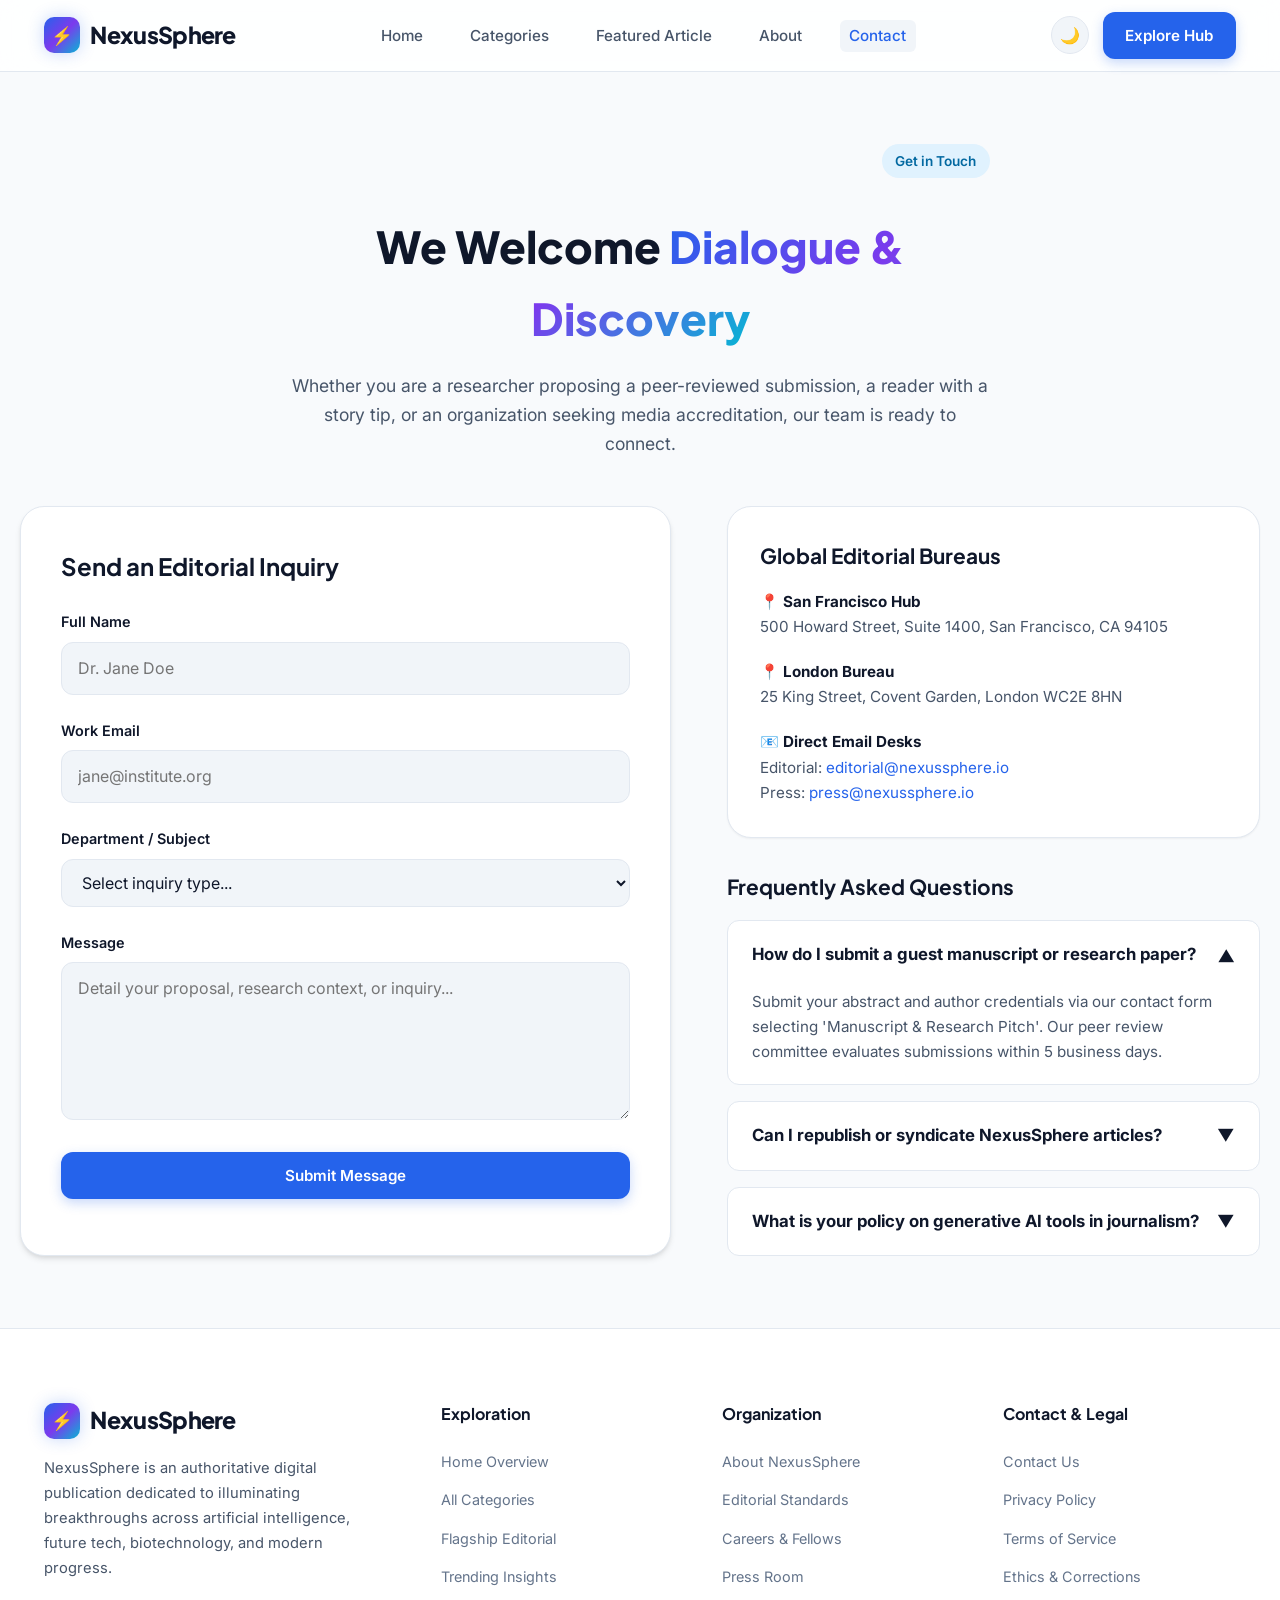
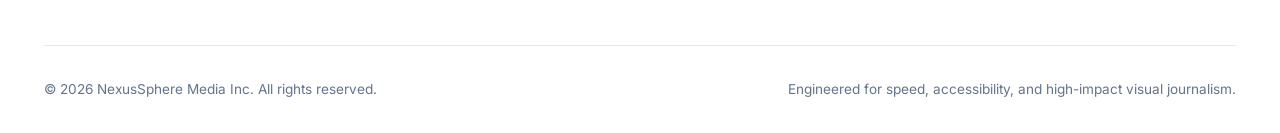
<file: contact.html>
﻿<!DOCTYPE html>
<html lang="en" data-theme="light">
<head>
  <meta charset="UTF-8">
  <meta name="viewport" content="width=device-width, initial-scale=1.0">
  <title>Contact Us &amp; Editorial Inquiries | NexusSphere</title>
  <meta name="description" content="Get in touch with the NexusSphere editorial desk, submit technical manuscripts, propose story tips, or inquire about partnerships.">
  <link rel="preconnect" href="https://fonts.googleapis.com">
  <link rel="preconnect" href="https://fonts.gstatic.com" crossorigin>
  <link href="https://fonts.googleapis.com/css2?family=Inter:wght@400;500;600;700&family=Plus+Jakarta+Sans:wght@600;700;800&display=swap" rel="stylesheet">
  <link rel="stylesheet" href="css/styles.css">
</head>
<body>
  <!-- Header -->
  <header class="site-header">
    <div class="container header-inner">
      <a href="index.html" class="brand-logo">
        <span class="brand-icon">⚡</span>
        NexusSphere
      </a>
      <nav>
        <ul class="nav-links">
          <li><a href="index.html" class="nav-link">Home</a></li>
          <li><a href="categories.html" class="nav-link">Categories</a></li>
          <li><a href="article.html" class="nav-link">Featured Article</a></li>
          <li><a href="about.html" class="nav-link">About</a></li>
          <li><a href="contact.html" class="nav-link active">Contact</a></li>
        </ul>
      </nav>
      <div class="header-actions">
        <button class="theme-toggle-btn" aria-label="Toggle Theme">
          <span class="theme-toggle-icon">🌙</span>
        </button>
        <a href="categories.html" class="btn btn-primary">Explore Hub</a>
        <button class="mobile-menu-toggle" aria-label="Open Navigation Menu">☰</button>
      </div>
    </div>
  </header>

  <!-- Contact Section -->
  <main class="container section-padding">
    <div class="section-header" style="text-align: center; justify-content: center; flex-direction: column; max-width: 700px; margin: 0 auto 3rem;">
      <div class="hero-badge badge-tech">Get in Touch</div>
      <h1 style="font-family: var(--font-heading); font-size: 2.75rem; font-weight: 800;">
        We Welcome <span class="text-gradient">Dialogue &amp; Discovery</span>
      </h1>
      <p style="font-size: 1.1rem; color: var(--text-secondary);">
        Whether you are a researcher proposing a peer-reviewed submission, a reader with a story tip, or an organization seeking media accreditation, our team is ready to connect.
      </p>
    </div>

    <div class="contact-grid">
      <!-- Contact Form -->
      <div class="contact-form-card">
        <h3 style="font-family: var(--font-heading); font-size: 1.5rem; font-weight: 700; margin-bottom: 1.5rem;">
          Send an Editorial Inquiry
        </h3>
        <form class="contact-form">
          <div class="form-group">
            <label for="name">Full Name</label>
            <input type="text" id="name" class="form-control" placeholder="Dr. Jane Doe" required>
          </div>
          <div class="form-group">
            <label for="email">Work Email</label>
            <input type="email" id="email" class="form-control" placeholder="jane@institute.org" required>
          </div>
          <div class="form-group">
            <label for="subject">Department / Subject</label>
            <select id="subject" class="form-control" required>
              <option value="">Select inquiry type...</option>
              <option value="research">Manuscript &amp; Research Pitch</option>
              <option value="press">Press Room &amp; Media Inquiries</option>
              <option value="corrections">Editorial Feedback &amp; Corrections</option>
              <option value="partnerships">Syndication &amp; Partnerships</option>
            </select>
          </div>
          <div class="form-group">
            <label for="message">Message</label>
            <textarea id="message" class="form-control" rows="5" placeholder="Detail your proposal, research context, or inquiry..." required></textarea>
          </div>
          <button type="submit" class="btn btn-primary" style="width: 100%;">Submit Message</button>
        </form>
      </div>

      <!-- Office Coordinates & FAQ Accordion -->
      <div>
        <div style="background: var(--bg-surface); border: 1px solid var(--border-color); border-radius: var(--radius-xl); padding: 2rem; margin-bottom: 2rem; box-shadow: var(--shadow-sm);">
          <h3 style="font-family: var(--font-heading); font-size: 1.3rem; font-weight: 700; margin-bottom: 1rem;">
            Global Editorial Bureaus
          </h3>
          <div style="display: flex; flex-direction: column; gap: 1.25rem; font-size: 0.95rem; color: var(--text-secondary);">
            <div>
              <strong style="color: var(--text-primary);">📍 San Francisco Hub</strong><br>
              500 Howard Street, Suite 1400, San Francisco, CA 94105
            </div>
            <div>
              <strong style="color: var(--text-primary);">📍 London Bureau</strong><br>
              25 King Street, Covent Garden, London WC2E 8HN
            </div>
            <div>
              <strong style="color: var(--text-primary);">📧 Direct Email Desks</strong><br>
              Editorial: <a href="mailto:editorial@nexussphere.io">editorial@nexussphere.io</a><br>
              Press: <a href="mailto:press@nexussphere.io">press@nexussphere.io</a>
            </div>
          </div>
        </div>

        <h3 style="font-family: var(--font-heading); font-size: 1.3rem; font-weight: 700; margin-bottom: 1rem;">
          Frequently Asked Questions
        </h3>
        <div class="faq-list">
          <div class="faq-item active">
            <button class="faq-question">
              How do I submit a guest manuscript or research paper?
              <span class="faq-icon">▼</span>
            </button>
            <div class="faq-answer">
              Submit your abstract and author credentials via our contact form selecting 'Manuscript &amp; Research Pitch'. Our peer review committee evaluates submissions within 5 business days.
            </div>
          </div>

          <div class="faq-item">
            <button class="faq-question">
              Can I republish or syndicate NexusSphere articles?
              <span class="faq-icon">▼</span>
            </button>
            <div class="faq-answer">
              Yes, we offer Creative Commons and direct syndication licenses for universities, non-profits, and educational institutions with proper attribution and canonical links.
            </div>
          </div>

          <div class="faq-item">
            <button class="faq-question">
              What is your policy on generative AI tools in journalism?
              <span class="faq-icon">▼</span>
            </button>
            <div class="faq-answer">
              All published text is synthesized, written, and fact-verified by named human experts and fellows. AI tools are utilized strictly for data parsing and visual simulations with explicit disclosure.
            </div>
          </div>
        </div>
      </div>
    </div>
  </main>

  <!-- Footer -->
  <footer class="site-footer">
    <div class="container">
      <div class="footer-grid">
        <div class="footer-brand">
          <a href="index.html" class="brand-logo">
            <span class="brand-icon">⚡</span>
            NexusSphere
          </a>
          <p>NexusSphere is an authoritative digital publication dedicated to illuminating breakthroughs across artificial intelligence, future tech, biotechnology, and modern progress.</p>
        </div>
        <div class="footer-col">
          <h4>Exploration</h4>
          <ul class="footer-links">
            <li><a href="index.html">Home Overview</a></li>
            <li><a href="categories.html">All Categories</a></li>
            <li><a href="article.html">Flagship Editorial</a></li>
            <li><a href="categories.html">Trending Insights</a></li>
          </ul>
        </div>
        <div class="footer-col">
          <h4>Organization</h4>
          <ul class="footer-links">
            <li><a href="about.html">About NexusSphere</a></li>
            <li><a href="about.html">Editorial Standards</a></li>
            <li><a href="contact.html">Careers &amp; Fellows</a></li>
            <li><a href="contact.html">Press Room</a></li>
          </ul>
        </div>
        <div class="footer-col">
          <h4>Contact &amp; Legal</h4>
          <ul class="footer-links">
            <li><a href="contact.html">Contact Us</a></li>
            <li><a href="privacy.html">Privacy Policy</a></li>
            <li><a href="privacy.html">Terms of Service</a></li>
            <li><a href="privacy.html">Ethics &amp; Corrections</a></li>
          </ul>
        </div>
      </div>
      <div class="footer-bottom">
        <p>&copy; 2026 NexusSphere Media Inc. All rights reserved.</p>
        <p>Engineered for speed, accessibility, and high-impact visual journalism.</p>
      </div>
    </div>
  </footer>

  <script src="js/main.js"></script>
</body>
</html>
</file>
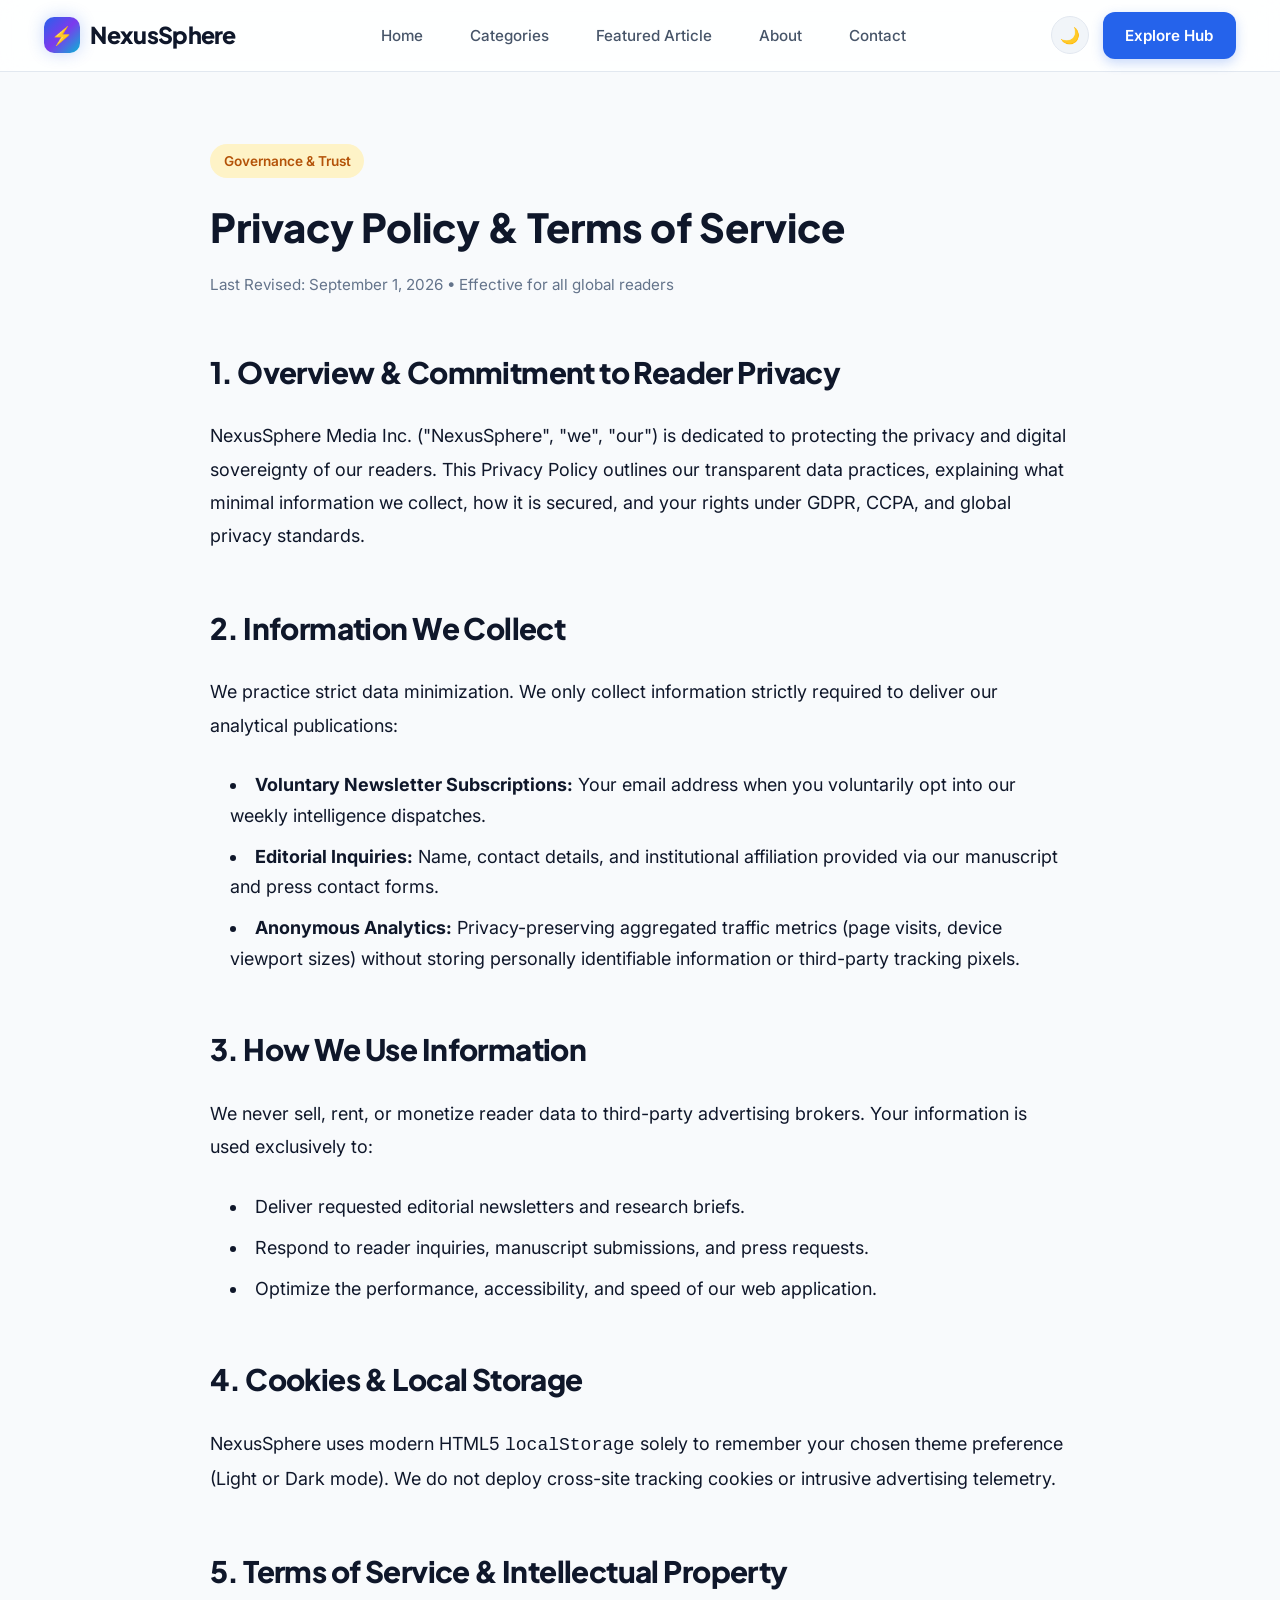
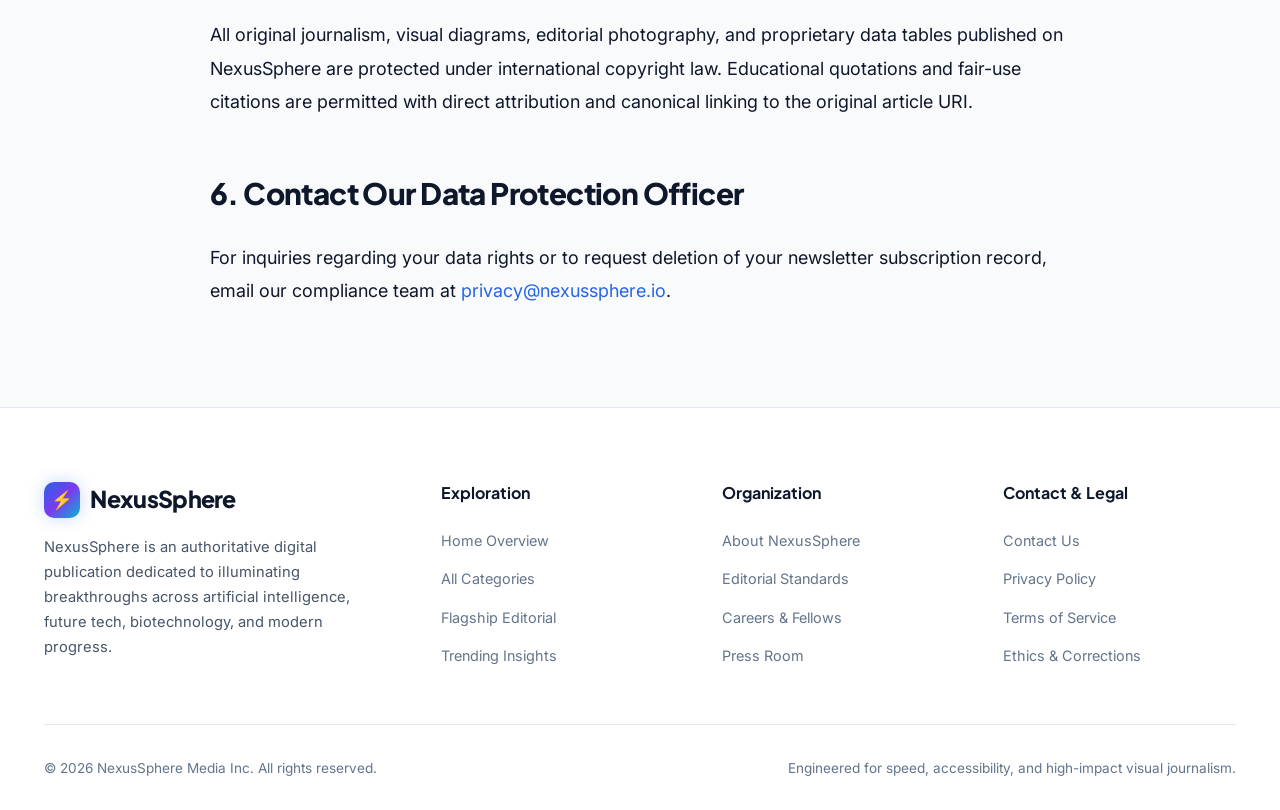
<file: privacy.html>
﻿<!DOCTYPE html>
<html lang="en" data-theme="light">
<head>
  <meta charset="UTF-8">
  <meta name="viewport" content="width=device-width, initial-scale=1.0">
  <title>Privacy Policy &amp; Terms of Service | NexusSphere</title>
  <meta name="description" content="NexusSphere Privacy Policy, terms of service, cookie practices, and reader data governance guidelines.">
  <link rel="preconnect" href="https://fonts.googleapis.com">
  <link rel="preconnect" href="https://fonts.gstatic.com" crossorigin>
  <link href="https://fonts.googleapis.com/css2?family=Inter:wght@400;500;600;700&family=Plus+Jakarta+Sans:wght@600;700;800&display=swap" rel="stylesheet">
  <link rel="stylesheet" href="css/styles.css">
</head>
<body>
  <!-- Header -->
  <header class="site-header">
    <div class="container header-inner">
      <a href="index.html" class="brand-logo">
        <span class="brand-icon">⚡</span>
        NexusSphere
      </a>
      <nav>
        <ul class="nav-links">
          <li><a href="index.html" class="nav-link">Home</a></li>
          <li><a href="categories.html" class="nav-link">Categories</a></li>
          <li><a href="article.html" class="nav-link">Featured Article</a></li>
          <li><a href="about.html" class="nav-link">About</a></li>
          <li><a href="contact.html" class="nav-link">Contact</a></li>
        </ul>
      </nav>
      <div class="header-actions">
        <button class="theme-toggle-btn" aria-label="Toggle Theme">
          <span class="theme-toggle-icon">🌙</span>
        </button>
        <a href="categories.html" class="btn btn-primary">Explore Hub</a>
        <button class="mobile-menu-toggle" aria-label="Open Navigation Menu">☰</button>
      </div>
    </div>
  </header>

  <!-- Legal Content -->
  <main class="container section-padding" style="max-width: 860px;">
    <div class="hero-badge badge-business">Governance &amp; Trust</div>
    <h1 style="font-family: var(--font-heading); font-size: 2.5rem; font-weight: 800; margin-bottom: 0.75rem;">
      Privacy Policy &amp; Terms of Service
    </h1>
    <p style="color: var(--text-muted); margin-bottom: 2.5rem; font-size: 0.95rem;">
      Last Revised: September 1, 2026 &bull; Effective for all global readers
    </p>

    <div class="article-prose">
      <h2>1. Overview &amp; Commitment to Reader Privacy</h2>
      <p>
        NexusSphere Media Inc. ("NexusSphere", "we", "our") is dedicated to protecting the privacy and digital sovereignty of our readers. This Privacy Policy outlines our transparent data practices, explaining what minimal information we collect, how it is secured, and your rights under GDPR, CCPA, and global privacy standards.
      </p>

      <h2>2. Information We Collect</h2>
      <p>
        We practice strict data minimization. We only collect information strictly required to deliver our analytical publications:
      </p>
      <ul>
        <li><strong>Voluntary Newsletter Subscriptions:</strong> Your email address when you voluntarily opt into our weekly intelligence dispatches.</li>
        <li><strong>Editorial Inquiries:</strong> Name, contact details, and institutional affiliation provided via our manuscript and press contact forms.</li>
        <li><strong>Anonymous Analytics:</strong> Privacy-preserving aggregated traffic metrics (page visits, device viewport sizes) without storing personally identifiable information or third-party tracking pixels.</li>
      </ul>

      <h2>3. How We Use Information</h2>
      <p>
        We never sell, rent, or monetize reader data to third-party advertising brokers. Your information is used exclusively to:
      </p>
      <ul>
        <li>Deliver requested editorial newsletters and research briefs.</li>
        <li>Respond to reader inquiries, manuscript submissions, and press requests.</li>
        <li>Optimize the performance, accessibility, and speed of our web application.</li>
      </ul>

      <h2>4. Cookies &amp; Local Storage</h2>
      <p>
        NexusSphere uses modern HTML5 <code>localStorage</code> solely to remember your chosen theme preference (Light or Dark mode). We do not deploy cross-site tracking cookies or intrusive advertising telemetry.
      </p>

      <h2>5. Terms of Service &amp; Intellectual Property</h2>
      <p>
        All original journalism, visual diagrams, editorial photography, and proprietary data tables published on NexusSphere are protected under international copyright law. Educational quotations and fair-use citations are permitted with direct attribution and canonical linking to the original article URI.
      </p>

      <h2>6. Contact Our Data Protection Officer</h2>
      <p>
        For inquiries regarding your data rights or to request deletion of your newsletter subscription record, email our compliance team at <a href="mailto:privacy@nexussphere.io">privacy@nexussphere.io</a>.
      </p>
    </div>
  </main>

  <!-- Footer -->
  <footer class="site-footer">
    <div class="container">
      <div class="footer-grid">
        <div class="footer-brand">
          <a href="index.html" class="brand-logo">
            <span class="brand-icon">⚡</span>
            NexusSphere
          </a>
          <p>NexusSphere is an authoritative digital publication dedicated to illuminating breakthroughs across artificial intelligence, future tech, biotechnology, and modern progress.</p>
        </div>
        <div class="footer-col">
          <h4>Exploration</h4>
          <ul class="footer-links">
            <li><a href="index.html">Home Overview</a></li>
            <li><a href="categories.html">All Categories</a></li>
            <li><a href="article.html">Flagship Editorial</a></li>
            <li><a href="categories.html">Trending Insights</a></li>
          </ul>
        </div>
        <div class="footer-col">
          <h4>Organization</h4>
          <ul class="footer-links">
            <li><a href="about.html">About NexusSphere</a></li>
            <li><a href="about.html">Editorial Standards</a></li>
            <li><a href="contact.html">Careers &amp; Fellows</a></li>
            <li><a href="contact.html">Press Room</a></li>
          </ul>
        </div>
        <div class="footer-col">
          <h4>Contact &amp; Legal</h4>
          <ul class="footer-links">
            <li><a href="contact.html">Contact Us</a></li>
            <li><a href="privacy.html">Privacy Policy</a></li>
            <li><a href="privacy.html">Terms of Service</a></li>
            <li><a href="privacy.html">Ethics &amp; Corrections</a></li>
          </ul>
        </div>
      </div>
      <div class="footer-bottom">
        <p>&copy; 2026 NexusSphere Media Inc. All rights reserved.</p>
        <p>Engineered for speed, accessibility, and high-impact visual journalism.</p>
      </div>
    </div>
  </footer>

  <script src="js/main.js"></script>
</body>
</html>
</file>
<file: css/styles.css>
﻿/* ==========================================================================
   NexusSphere - Modern Editorial Web Application Stylesheet
   ========================================================================== */

:root {
  /* Color Palette - Light Theme */
  --bg-primary: #f8fafc;
  --bg-surface: #ffffff;
  --bg-surface-elevated: #ffffff;
  --bg-card-hover: #f1f5f9;
  --bg-subtle: #f1f5f9;
  --bg-glass: rgba(255, 255, 255, 0.85);

  --text-primary: #0f172a;
  --text-secondary: #475569;
  --text-muted: #64748b;
  --text-inverse: #ffffff;

  --accent-primary: #2563eb;
  --accent-primary-hover: #1d4ed8;
  --accent-secondary: #06b6d4;
  --accent-gradient: linear-gradient(135deg, #2563eb 0%, #7c3aed 50%, #06b6d4 100%);
  --accent-glow: rgba(37, 99, 235, 0.25);

  --badge-tech: #e0f2fe;
  --badge-tech-text: #0369a1;
  --badge-ai: #ede9fe;
  --badge-ai-text: #6d28d9;
  --badge-science: #dcfce7;
  --badge-science-text: #15803d;
  --badge-health: #fce7f3;
  --badge-health-text: #be185d;
  --badge-business: #fef3c7;
  --badge-business-text: #b45309;

  --border-color: #e2e8f0;
  --border-focus: #3b82f6;

  --shadow-sm: 0 1px 2px 0 rgba(0, 0, 0, 0.05);
  --shadow-md: 0 4px 6px -1px rgba(0, 0, 0, 0.1), 0 2px 4px -1px rgba(0, 0, 0, 0.06);
  --shadow-lg: 0 10px 15px -3px rgba(0, 0, 0, 0.1), 0 4px 6px -2px rgba(0, 0, 0, 0.05);
  --shadow-xl: 0 20px 25px -5px rgba(0, 0, 0, 0.1), 0 10px 10px -5px rgba(0, 0, 0, 0.04);

  --radius-sm: 6px;
  --radius-md: 12px;
  --radius-lg: 18px;
  --radius-xl: 24px;
  --radius-full: 9999px;

  --font-sans: 'Inter', -apple-system, BlinkMacSystemFont, 'Segoe UI', Roboto, Helvetica, Arial, sans-serif;
  --font-heading: 'Plus Jakarta Sans', var(--font-sans);
  --font-serif: 'Merriweather', Georgia, serif;

  --transition-fast: 0.15s ease;
  --transition-normal: 0.25s ease;
  --transition-slow: 0.4s cubic-bezier(0.16, 1, 0.3, 1);
  --max-width: 1240px;
  --header-height: 72px;
}

[data-theme="dark"] {
  --bg-primary: #0b0f19;
  --bg-surface: #111827;
  --bg-surface-elevated: #1f2937;
  --bg-card-hover: #1e293b;
  --bg-subtle: #1e293b;
  --bg-glass: rgba(17, 24, 39, 0.85);

  --text-primary: #f9fafb;
  --text-secondary: #cbd5e1;
  --text-muted: #94a3b8;
  --text-inverse: #0f172a;

  --accent-primary: #3b82f6;
  --accent-primary-hover: #60a5fa;
  --accent-secondary: #22d3ee;
  --accent-glow: rgba(59, 130, 246, 0.35);

  --badge-tech: #0c4a6e;
  --badge-tech-text: #7dd3fc;
  --badge-ai: #4c1d95;
  --badge-ai-text: #c4b5fd;
  --badge-science: #14532d;
  --badge-science-text: #86efac;
  --badge-health: #831843;
  --badge-health-text: #f9a8d4;
  --badge-business: #78350f;
  --badge-business-text: #fde68a;

  --border-color: #1f2937;
  --border-focus: #60a5fa;

  --shadow-sm: 0 1px 2px 0 rgba(0, 0, 0, 0.5);
  --shadow-md: 0 4px 6px -1px rgba(0, 0, 0, 0.4);
  --shadow-lg: 0 10px 15px -3px rgba(0, 0, 0, 0.5);
  --shadow-xl: 0 20px 25px -5px rgba(0, 0, 0, 0.6);
}

/* Reset & Global */
*, *::before, *::after {
  box-sizing: border-box;
  margin: 0;
  padding: 0;
}

html {
  scroll-behavior: smooth;
  font-size: 16px;
}

body {
  font-family: var(--font-sans);
  background-color: var(--bg-primary);
  color: var(--text-primary);
  line-height: 1.65;
  -webkit-font-smoothing: antialiased;
  -moz-osx-font-smoothing: grayscale;
  transition: background-color var(--transition-normal), color var(--transition-normal);
  overflow-x: hidden;
  display: flex;
  flex-direction: column;
  min-height: 100vh;
}

img {
  max-width: 100%;
  height: auto;
  display: block;
}

a {
  color: var(--accent-primary);
  text-decoration: none;
  transition: color var(--transition-fast);
}

a:hover {
  color: var(--accent-primary-hover);
}

ul, ol {
  list-style-position: inside;
}

button, input, textarea, select {
  font: inherit;
}

/* Reading Progress Bar */
#reading-progress {
  position: fixed;
  top: 0;
  left: 0;
  height: 4px;
  width: 0%;
  background: var(--accent-gradient);
  z-index: 1000;
  transition: width 0.1s linear;
}

/* Layout Utilities */
.container {
  width: 100%;
  max-width: var(--max-width);
  margin-left: auto;
  margin-right: auto;
  padding-left: 1.5rem;
  padding-right: 1.5rem;
}

.section-padding {
  padding: 4.5rem 0;
}

.text-gradient {
  background: var(--accent-gradient);
  -webkit-background-clip: text;
  -webkit-text-fill-color: transparent;
}

/* Navbar */
.site-header {
  position: sticky;
  top: 0;
  z-index: 900;
  background: var(--bg-glass);
  backdrop-filter: blur(12px);
  -webkit-backdrop-filter: blur(12px);
  border-bottom: 1px solid var(--border-color);
  height: var(--header-height);
  display: flex;
  align-items: center;
  transition: background-color var(--transition-normal), border-color var(--transition-normal);
}

.header-inner {
  display: flex;
  align-items: center;
  justify-content: space-between;
  width: 100%;
}

.brand-logo {
  display: flex;
  align-items: center;
  gap: 0.65rem;
  font-family: var(--font-heading);
  font-weight: 800;
  font-size: 1.45rem;
  color: var(--text-primary);
  letter-spacing: -0.03em;
}

.brand-icon {
  width: 36px;
  height: 36px;
  background: var(--accent-gradient);
  border-radius: 10px;
  display: grid;
  place-items: center;
  color: #fff;
  font-weight: 900;
  font-size: 1.1rem;
  box-shadow: 0 0 16px var(--accent-glow);
}

.nav-links {
  display: flex;
  align-items: center;
  gap: 1.75rem;
  list-style: none;
}

.nav-link {
  color: var(--text-secondary);
  font-weight: 500;
  font-size: 0.95rem;
  padding: 0.4rem 0.6rem;
  border-radius: var(--radius-sm);
  transition: all var(--transition-fast);
}

.nav-link:hover, .nav-link.active {
  color: var(--accent-primary);
  background: var(--bg-subtle);
}

.header-actions {
  display: flex;
  align-items: center;
  gap: 0.85rem;
}

.theme-toggle-btn {
  background: var(--bg-subtle);
  border: 1px solid var(--border-color);
  color: var(--text-primary);
  width: 38px;
  height: 38px;
  border-radius: var(--radius-full);
  cursor: pointer;
  display: grid;
  place-items: center;
  transition: all var(--transition-fast);
}

.theme-toggle-btn:hover {
  background: var(--border-color);
  transform: rotate(15deg);
}

.btn {
  display: inline-flex;
  align-items: center;
  justify-content: center;
  gap: 0.5rem;
  padding: 0.65rem 1.35rem;
  font-weight: 600;
  font-size: 0.95rem;
  border-radius: var(--radius-md);
  border: 1px solid transparent;
  cursor: pointer;
  transition: all var(--transition-normal);
  text-decoration: none;
}

.btn-primary {
  background: var(--accent-primary);
  color: #ffffff;
  box-shadow: 0 4px 12px var(--accent-glow);
}

.btn-primary:hover {
  background: var(--accent-primary-hover);
  color: #ffffff;
  transform: translateY(-2px);
  box-shadow: 0 6px 16px var(--accent-glow);
}

.btn-outline {
  background: transparent;
  border-color: var(--border-color);
  color: var(--text-primary);
}

.btn-outline:hover {
  background: var(--bg-subtle);
  border-color: var(--text-muted);
}

.btn-gradient {
  background: var(--accent-gradient);
  color: #ffffff;
  box-shadow: 0 4px 14px var(--accent-glow);
}

.btn-gradient:hover {
  color: #ffffff;
  transform: translateY(-2px);
  box-shadow: 0 8px 20px var(--accent-glow);
}

.mobile-menu-toggle {
  display: none;
  background: transparent;
  border: none;
  color: var(--text-primary);
  font-size: 1.5rem;
  cursor: pointer;
  padding: 0.4rem;
}

/* Hero Section */
.hero-section {
  position: relative;
  padding: 4rem 0 3.5rem;
  overflow: hidden;
}

.hero-grid {
  display: grid;
  grid-template-columns: 1.15fr 0.85fr;
  gap: 3.5rem;
  align-items: center;
}

.hero-content h1 {
  font-family: var(--font-heading);
  font-size: clamp(2.4rem, 4.5vw, 3.6rem);
  font-weight: 800;
  line-height: 1.15;
  letter-spacing: -0.03em;
  margin-bottom: 1.25rem;
}

.hero-content p {
  font-size: 1.15rem;
  color: var(--text-secondary);
  margin-bottom: 2rem;
  line-height: 1.7;
}

.hero-actions {
  display: flex;
  gap: 1rem;
  flex-wrap: wrap;
  align-items: center;
}

.hero-badge {
  display: inline-flex;
  align-items: center;
  gap: 0.5rem;
  padding: 0.35rem 0.85rem;
  background: var(--badge-ai);
  color: var(--badge-ai-text);
  border-radius: var(--radius-full);
  font-size: 0.85rem;
  font-weight: 600;
  margin-bottom: 1rem;
}

.hero-image-wrapper {
  position: relative;
  border-radius: var(--radius-xl);
  overflow: hidden;
  box-shadow: var(--shadow-xl);
  border: 1px solid var(--border-color);
}

.hero-image-wrapper img {
  width: 100%;
  height: 420px;
  object-fit: cover;
  transition: transform var(--transition-slow);
}

.hero-image-wrapper:hover img {
  transform: scale(1.03);
}

/* Stats Bar */
.stats-bar {
  background: var(--bg-surface);
  border-top: 1px solid var(--border-color);
  border-bottom: 1px solid var(--border-color);
  padding: 2rem 0;
  margin-bottom: 3.5rem;
}

.stats-grid {
  display: grid;
  grid-template-columns: repeat(4, 1fr);
  gap: 2rem;
  text-align: center;
}

.stat-item h3 {
  font-size: 2.25rem;
  font-weight: 800;
  font-family: var(--font-heading);
  color: var(--accent-primary);
  margin-bottom: 0.25rem;
}

.stat-item p {
  font-size: 0.9rem;
  color: var(--text-muted);
  font-weight: 500;
}

/* Section Header */
.section-header {
  display: flex;
  justify-content: space-between;
  align-items: flex-end;
  margin-bottom: 2.25rem;
  flex-wrap: wrap;
  gap: 1rem;
}

.section-header-content h2 {
  font-family: var(--font-heading);
  font-size: 2rem;
  font-weight: 800;
  letter-spacing: -0.02em;
  margin-bottom: 0.4rem;
}

.section-header-content p {
  color: var(--text-secondary);
  font-size: 1rem;
}

/* Categories Grid */
.categories-grid {
  display: grid;
  grid-template-columns: repeat(auto-fit, minmax(220px, 1fr));
  gap: 1.5rem;
  margin-bottom: 3.5rem;
}

.category-card {
  background: var(--bg-surface);
  border: 1px solid var(--border-color);
  border-radius: var(--radius-lg);
  padding: 1.75rem 1.5rem;
  transition: all var(--transition-normal);
  text-decoration: none;
  color: inherit;
  display: flex;
  flex-direction: column;
  gap: 0.75rem;
  position: relative;
  overflow: hidden;
}

.category-card:hover {
  transform: translateY(-5px);
  border-color: var(--accent-primary);
  box-shadow: var(--shadow-lg);
}

.category-icon {
  width: 50px;
  height: 50px;
  border-radius: var(--radius-md);
  display: grid;
  place-items: center;
  font-size: 1.5rem;
  background: var(--bg-subtle);
}

.category-card h3 {
  font-size: 1.2rem;
  font-weight: 700;
  font-family: var(--font-heading);
}

.category-card p {
  font-size: 0.88rem;
  color: var(--text-muted);
  line-height: 1.5;
}

.category-count {
  margin-top: auto;
  font-size: 0.82rem;
  font-weight: 600;
  color: var(--accent-primary);
}

/* Articles Grid */
.articles-grid {
  display: grid;
  grid-template-columns: repeat(auto-fill, minmax(340px, 1fr));
  gap: 2rem;
}

.article-card {
  background: var(--bg-surface);
  border: 1px solid var(--border-color);
  border-radius: var(--radius-lg);
  overflow: hidden;
  display: flex;
  flex-direction: column;
  transition: all var(--transition-normal);
  box-shadow: var(--shadow-sm);
}

.article-card:hover {
  transform: translateY(-6px);
  box-shadow: var(--shadow-xl);
  border-color: var(--border-focus);
}

.article-card-thumb {
  position: relative;
  overflow: hidden;
  height: 220px;
}

.article-card-thumb img {
  width: 100%;
  height: 100%;
  object-fit: cover;
  transition: transform var(--transition-slow);
}

.article-card:hover .article-card-thumb img {
  transform: scale(1.05);
}

.article-badge {
  position: absolute;
  top: 1rem;
  left: 1rem;
  padding: 0.35rem 0.8rem;
  border-radius: var(--radius-full);
  font-size: 0.75rem;
  font-weight: 700;
  text-transform: uppercase;
  letter-spacing: 0.05em;
  backdrop-filter: blur(8px);
}

.badge-tech { background: var(--badge-tech); color: var(--badge-tech-text); }
.badge-ai { background: var(--badge-ai); color: var(--badge-ai-text); }
.badge-science { background: var(--badge-science); color: var(--badge-science-text); }
.badge-health { background: var(--badge-health); color: var(--badge-health-text); }
.badge-business { background: var(--badge-business); color: var(--badge-business-text); }

.article-card-body {
  padding: 1.5rem;
  display: flex;
  flex-direction: column;
  flex-grow: 1;
}

.article-meta {
  display: flex;
  align-items: center;
  gap: 0.85rem;
  font-size: 0.82rem;
  color: var(--text-muted);
  margin-bottom: 0.75rem;
  flex-wrap: wrap;
}

.article-card-title {
  font-family: var(--font-heading);
  font-size: 1.25rem;
  font-weight: 700;
  line-height: 1.35;
  margin-bottom: 0.75rem;
  color: var(--text-primary);
}

.article-card-title a {
  color: inherit;
}

.article-card-title a:hover {
  color: var(--accent-primary);
}

.article-card-excerpt {
  font-size: 0.92rem;
  color: var(--text-secondary);
  margin-bottom: 1.25rem;
  line-height: 1.6;
  flex-grow: 1;
}

.article-card-footer {
  display: flex;
  align-items: center;
  justify-content: space-between;
  padding-top: 1rem;
  border-top: 1px solid var(--border-color);
}

.author-mini {
  display: flex;
  align-items: center;
  gap: 0.65rem;
}

.author-mini img {
  width: 34px;
  height: 34px;
  border-radius: 50%;
  object-fit: cover;
}

.author-mini-info h4 {
  font-size: 0.85rem;
  font-weight: 600;
}

.author-mini-info span {
  font-size: 0.75rem;
  color: var(--text-muted);
}

.read-more-link {
  font-size: 0.88rem;
  font-weight: 700;
  color: var(--accent-primary);
  display: inline-flex;
  align-items: center;
  gap: 0.25rem;
}

.read-more-link:hover {
  gap: 0.45rem;
}

/* Featured Marquee Section */
.featured-editorial {
  background: var(--bg-surface);
  border: 1px solid var(--border-color);
  border-radius: var(--radius-xl);
  overflow: hidden;
  display: grid;
  grid-template-columns: 1.1fr 0.9fr;
  margin-bottom: 4.5rem;
  box-shadow: var(--shadow-lg);
}

.featured-editorial-content {
  padding: 3.5rem;
  display: flex;
  flex-direction: column;
  justify-content: center;
}

.featured-editorial-thumb {
  position: relative;
  min-height: 380px;
}

.featured-editorial-thumb img {
  width: 100%;
  height: 100%;
  object-fit: cover;
}

/* Newsletter Section */
.newsletter-card {
  background: var(--accent-gradient);
  border-radius: var(--radius-xl);
  padding: 3.5rem;
  color: #ffffff;
  display: grid;
  grid-template-columns: 1.2fr 0.8fr;
  gap: 3rem;
  align-items: center;
  box-shadow: var(--shadow-xl);
  margin: 3.5rem 0;
  position: relative;
  overflow: hidden;
}

.newsletter-content h2 {
  font-size: 2.2rem;
  font-family: var(--font-heading);
  font-weight: 800;
  margin-bottom: 0.75rem;
}

.newsletter-content p {
  font-size: 1.05rem;
  opacity: 0.95;
  line-height: 1.6;
}

.newsletter-form {
  display: flex;
  flex-direction: column;
  gap: 0.75rem;
}

.newsletter-form-group {
  display: flex;
  gap: 0.5rem;
  background: rgba(255, 255, 255, 0.18);
  padding: 0.4rem;
  border-radius: var(--radius-md);
  backdrop-filter: blur(6px);
  border: 1px solid rgba(255, 255, 255, 0.3);
}

.newsletter-form input {
  flex-grow: 1;
  background: transparent;
  border: none;
  padding: 0.75rem 1rem;
  color: #ffffff;
  outline: none;
}

.newsletter-form input::placeholder {
  color: rgba(255, 255, 255, 0.75);
}

.newsletter-form .btn-submit {
  background: #ffffff;
  color: #0f172a;
  font-weight: 700;
  border-radius: var(--radius-sm);
  padding: 0 1.5rem;
  cursor: pointer;
  border: none;
  transition: all var(--transition-fast);
}

.newsletter-form .btn-submit:hover {
  background: #f1f5f9;
  transform: scale(1.02);
}

.newsletter-disclaimer {
  font-size: 0.75rem;
  opacity: 0.8;
}

/* ==========================================================================
   Article Detail Page
   ========================================================================== */
.article-header {
  padding: 3rem 0 2rem;
  text-align: center;
  max-width: 960px;
  margin: 0 auto;
}

.article-main-title {
  font-family: var(--font-heading);
  font-size: clamp(2.2rem, 4vw, 3.2rem);
  font-weight: 800;
  line-height: 1.2;
  letter-spacing: -0.03em;
  margin-bottom: 1.25rem;
  color: var(--text-primary);
}

.article-subtitle {
  font-size: 1.25rem;
  color: var(--text-secondary);
  line-height: 1.6;
  margin-bottom: 2rem;
}

.article-author-bar {
  display: flex;
  align-items: center;
  justify-content: center;
  gap: 2rem;
  flex-wrap: wrap;
  padding: 1.25rem 0;
  border-top: 1px solid var(--border-color);
  border-bottom: 1px solid var(--border-color);
}

.article-lead-image {
  margin: 2.5rem 0 3rem;
  border-radius: var(--radius-xl);
  overflow: hidden;
  box-shadow: var(--shadow-xl);
  border: 1px solid var(--border-color);
}

.article-lead-image img {
  width: 100%;
  max-height: 560px;
  object-fit: cover;
}

.image-caption {
  font-size: 0.85rem;
  color: var(--text-muted);
  text-align: center;
  padding: 0.75rem 1rem;
  background: var(--bg-surface);
  border-top: 1px solid var(--border-color);
}

/* Article Layout Grid (TOC + Prose + Sidebar) */
.article-layout {
  display: grid;
  grid-template-columns: 260px minmax(0, 1fr) 240px;
  gap: 3rem;
  position: relative;
  align-items: start;
}

.article-toc-sidebar {
  position: sticky;
  top: calc(var(--header-height) + 2rem);
  background: var(--bg-surface);
  border: 1px solid var(--border-color);
  border-radius: var(--radius-lg);
  padding: 1.5rem;
}

.toc-title {
  font-size: 1rem;
  font-weight: 700;
  font-family: var(--font-heading);
  margin-bottom: 1rem;
  display: flex;
  align-items: center;
  gap: 0.5rem;
}

.toc-list {
  list-style: none;
  display: flex;
  flex-direction: column;
  gap: 0.65rem;
  font-size: 0.88rem;
}

.toc-link {
  color: var(--text-muted);
  text-decoration: none;
  display: block;
  padding: 0.2rem 0;
  transition: all var(--transition-fast);
  border-left: 2px solid transparent;
  padding-left: 0.5rem;
}

.toc-link:hover, .toc-link.active {
  color: var(--accent-primary);
  border-left-color: var(--accent-primary);
  font-weight: 600;
}

/* Main Prose */
.article-prose {
  font-size: 1.125rem;
  line-height: 1.85;
  color: var(--text-primary);
}

.article-prose p {
  margin-bottom: 1.75rem;
}

.article-prose h2 {
  font-family: var(--font-heading);
  font-size: 1.85rem;
  font-weight: 800;
  letter-spacing: -0.02em;
  margin: 3rem 0 1.25rem;
  color: var(--text-primary);
  scroll-margin-top: calc(var(--header-height) + 1.5rem);
}

.article-prose h3 {
  font-family: var(--font-heading);
  font-size: 1.4rem;
  font-weight: 700;
  margin: 2.25rem 0 1rem;
  color: var(--text-primary);
  scroll-margin-top: calc(var(--header-height) + 1.5rem);
}

.article-prose ul, .article-prose ol {
  margin: 1.25rem 0 1.75rem 1.25rem;
  display: flex;
  flex-direction: column;
  gap: 0.65rem;
}

.article-prose li {
  line-height: 1.7;
}

.takeaway-box {
  background: var(--bg-surface);
  border-left: 4px solid var(--accent-primary);
  border-radius: var(--radius-md);
  padding: 1.5rem;
  margin: 2rem 0;
  box-shadow: var(--shadow-sm);
  border-top: 1px solid var(--border-color);
  border-right: 1px solid var(--border-color);
  border-bottom: 1px solid var(--border-color);
}

.takeaway-box h4 {
  font-family: var(--font-heading);
  font-size: 1.1rem;
  font-weight: 700;
  margin-bottom: 0.5rem;
  display: flex;
  align-items: center;
  gap: 0.5rem;
  color: var(--accent-primary);
}

.editorial-quote {
  font-family: var(--font-serif);
  font-size: 1.35rem;
  font-style: italic;
  line-height: 1.6;
  color: var(--text-primary);
  border-left: 4px solid var(--accent-secondary);
  padding: 1.5rem 2rem;
  margin: 2.5rem 0;
  background: var(--bg-subtle);
  border-radius: 0 var(--radius-lg) var(--radius-lg) 0;
}

.quote-author {
  display: block;
  font-family: var(--font-sans);
  font-style: normal;
  font-size: 0.9rem;
  font-weight: 600;
  margin-top: 0.75rem;
  color: var(--text-muted);
}

.article-inline-image {
  margin: 2.75rem 0;
  border-radius: var(--radius-lg);
  overflow: hidden;
  box-shadow: var(--shadow-lg);
  border: 1px solid var(--border-color);
}

.article-inline-image img {
  width: 100%;
  height: 400px;
  object-fit: cover;
}

.table-container {
  overflow-x: auto;
  margin: 2.5rem 0;
  border: 1px solid var(--border-color);
  border-radius: var(--radius-md);
  box-shadow: var(--shadow-sm);
}

.data-table {
  width: 100%;
  border-collapse: collapse;
  text-align: left;
  font-size: 0.95rem;
  background: var(--bg-surface);
}

.data-table th {
  background: var(--bg-subtle);
  padding: 1rem;
  font-weight: 700;
  font-family: var(--font-heading);
  border-bottom: 2px solid var(--border-color);
}

.data-table td {
  padding: 0.9rem 1rem;
  border-bottom: 1px solid var(--border-color);
}

.data-table tr:hover {
  background: var(--bg-card-hover);
}

.article-tools-sidebar {
  position: sticky;
  top: calc(var(--header-height) + 2rem);
  display: flex;
  flex-direction: column;
  gap: 1.5rem;
}

.share-widget {
  background: var(--bg-surface);
  border: 1px solid var(--border-color);
  border-radius: var(--radius-lg);
  padding: 1.5rem;
  text-align: center;
}

.share-widget h4 {
  font-size: 0.95rem;
  font-weight: 700;
  margin-bottom: 1rem;
}

.share-buttons {
  display: flex;
  justify-content: center;
  gap: 0.65rem;
}

.share-btn {
  width: 40px;
  height: 40px;
  border-radius: 50%;
  border: 1px solid var(--border-color);
  background: var(--bg-subtle);
  color: var(--text-primary);
  display: grid;
  place-items: center;
  cursor: pointer;
  transition: all var(--transition-fast);
  font-size: 1rem;
}

.share-btn:hover {
  background: var(--accent-primary);
  color: #fff;
  border-color: var(--accent-primary);
  transform: translateY(-2px);
}

.author-bio-card {
  background: var(--bg-surface);
  border: 1px solid var(--border-color);
  border-radius: var(--radius-xl);
  padding: 2.25rem;
  margin: 3.5rem 0;
  display: flex;
  gap: 1.75rem;
  align-items: center;
  box-shadow: var(--shadow-sm);
}

.author-bio-avatar {
  width: 90px;
  height: 90px;
  border-radius: 50%;
  object-fit: cover;
  flex-shrink: 0;
  border: 3px solid var(--accent-primary);
}

.author-bio-details h3 {
  font-size: 1.3rem;
  font-weight: 700;
  font-family: var(--font-heading);
  margin-bottom: 0.3rem;
}

.author-role {
  font-size: 0.85rem;
  color: var(--accent-primary);
  font-weight: 600;
  margin-bottom: 0.65rem;
  display: block;
}

.author-bio-details p {
  font-size: 0.95rem;
  color: var(--text-secondary);
  line-height: 1.6;
}

/* ==========================================================================
   Filter & Directory
   ========================================================================== */
.filter-toolbar {
  background: var(--bg-surface);
  border: 1px solid var(--border-color);
  border-radius: var(--radius-lg);
  padding: 1.25rem;
  margin-bottom: 2.5rem;
  display: flex;
  flex-wrap: wrap;
  gap: 1rem;
  align-items: center;
  justify-content: space-between;
}

.filter-tabs {
  display: flex;
  gap: 0.5rem;
  flex-wrap: wrap;
}

.filter-btn {
  background: transparent;
  border: 1px solid var(--border-color);
  color: var(--text-secondary);
  padding: 0.5rem 1rem;
  border-radius: var(--radius-full);
  font-size: 0.88rem;
  font-weight: 600;
  cursor: pointer;
  transition: all var(--transition-fast);
}

.filter-btn:hover, .filter-btn.active {
  background: var(--accent-primary);
  color: #fff;
  border-color: var(--accent-primary);
}

.search-input-wrapper {
  position: relative;
  min-width: 260px;
}

.search-input {
  width: 100%;
  padding: 0.55rem 1rem 0.55rem 2.4rem;
  border: 1px solid var(--border-color);
  border-radius: var(--radius-full);
  background: var(--bg-subtle);
  color: var(--text-primary);
  font-size: 0.9rem;
  outline: none;
  transition: border-color var(--transition-fast);
}

.search-input:focus {
  border-color: var(--accent-primary);
}

.search-icon {
  position: absolute;
  left: 0.85rem;
  top: 50%;
  transform: translateY(-50%);
  color: var(--text-muted);
  pointer-events: none;
}

/* ==========================================================================
   About, Contact & Legal Pages
   ========================================================================== */
.about-hero {
  text-align: center;
  padding: 3rem 0;
  max-width: 800px;
  margin: 0 auto;
}

.values-grid {
  display: grid;
  grid-template-columns: repeat(auto-fit, minmax(280px, 1fr));
  gap: 2rem;
  margin: 3rem 0;
}

.value-card {
  background: var(--bg-surface);
  border: 1px solid var(--border-color);
  border-radius: var(--radius-lg);
  padding: 2rem;
  box-shadow: var(--shadow-sm);
}

.value-card h3 {
  font-family: var(--font-heading);
  font-size: 1.25rem;
  font-weight: 700;
  margin-bottom: 0.75rem;
  color: var(--text-primary);
}

.team-grid {
  display: grid;
  grid-template-columns: repeat(auto-fit, minmax(240px, 1fr));
  gap: 2rem;
  margin: 3rem 0;
}

.team-card {
  background: var(--bg-surface);
  border: 1px solid var(--border-color);
  border-radius: var(--radius-lg);
  padding: 2rem 1.5rem;
  text-align: center;
  box-shadow: var(--shadow-sm);
}

.team-card img {
  width: 96px;
  height: 96px;
  border-radius: 50%;
  margin: 0 auto 1.25rem;
  object-fit: cover;
  border: 3px solid var(--accent-primary);
}

.team-card h4 {
  font-size: 1.15rem;
  font-weight: 700;
  margin-bottom: 0.25rem;
}

.team-card span {
  font-size: 0.85rem;
  color: var(--accent-primary);
  font-weight: 600;
}

.contact-grid {
  display: grid;
  grid-template-columns: 1.1fr 0.9fr;
  gap: 3.5rem;
  margin-top: 2.5rem;
}

.contact-form-card {
  background: var(--bg-surface);
  border: 1px solid var(--border-color);
  border-radius: var(--radius-xl);
  padding: 2.5rem;
  box-shadow: var(--shadow-md);
}

.form-group {
  margin-bottom: 1.5rem;
}

.form-group label {
  display: block;
  font-size: 0.9rem;
  font-weight: 600;
  margin-bottom: 0.5rem;
}

.form-control {
  width: 100%;
  padding: 0.75rem 1rem;
  border: 1px solid var(--border-color);
  border-radius: var(--radius-md);
  background: var(--bg-subtle);
  color: var(--text-primary);
  outline: none;
  transition: border-color var(--transition-fast);
}

.form-control:focus {
  border-color: var(--accent-primary);
  box-shadow: 0 0 0 3px var(--accent-glow);
}

.faq-list {
  display: flex;
  flex-direction: column;
  gap: 1rem;
}

.faq-item {
  background: var(--bg-surface);
  border: 1px solid var(--border-color);
  border-radius: var(--radius-md);
  overflow: hidden;
  transition: border-color var(--transition-fast);
}

.faq-question {
  width: 100%;
  padding: 1.25rem 1.5rem;
  background: transparent;
  border: none;
  text-align: left;
  font-weight: 700;
  font-size: 1.05rem;
  color: var(--text-primary);
  display: flex;
  justify-content: space-between;
  align-items: center;
  cursor: pointer;
}

.faq-answer {
  padding: 0 1.5rem 1.25rem;
  color: var(--text-secondary);
  font-size: 0.95rem;
  line-height: 1.65;
  display: none;
}

.faq-item.active .faq-answer {
  display: block;
}

.faq-item.active .faq-icon {
  transform: rotate(180deg);
}

/* ==========================================================================
   Footer
   ========================================================================== */
.site-footer {
  background: var(--bg-surface);
  border-top: 1px solid var(--border-color);
  padding: 4.5rem 0 2rem;
  margin-top: auto;
}

.footer-grid {
  display: grid;
  grid-template-columns: 1.5fr 1fr 1fr 1fr;
  gap: 3rem;
  margin-bottom: 3.5rem;
}

.footer-brand p {
  color: var(--text-secondary);
  font-size: 0.92rem;
  line-height: 1.7;
  margin-top: 1rem;
  max-width: 320px;
}

.footer-col h4 {
  font-family: var(--font-heading);
  font-size: 1rem;
  font-weight: 700;
  margin-bottom: 1.25rem;
}

.footer-links {
  list-style: none;
  display: flex;
  flex-direction: column;
  gap: 0.75rem;
}

.footer-links a {
  color: var(--text-muted);
  font-size: 0.9rem;
}

.footer-links a:hover {
  color: var(--accent-primary);
}

.footer-bottom {
  border-top: 1px solid var(--border-color);
  padding-top: 2rem;
  display: flex;
  justify-content: space-between;
  align-items: center;
  font-size: 0.85rem;
  color: var(--text-muted);
  flex-wrap: wrap;
  gap: 1rem;
}

.toast {
  position: fixed;
  bottom: 2rem;
  right: 2rem;
  background: var(--text-primary);
  color: var(--text-inverse);
  padding: 0.85rem 1.5rem;
  border-radius: var(--radius-md);
  box-shadow: var(--shadow-xl);
  font-size: 0.9rem;
  font-weight: 600;
  z-index: 10000;
  display: flex;
  align-items: center;
  gap: 0.5rem;
  opacity: 0;
  transform: translateY(20px);
  transition: all 0.3s cubic-bezier(0.16, 1, 0.3, 1);
  pointer-events: none;
}

.toast.show {
  opacity: 1;
  transform: translateY(0);
}

/* Responsive Media Queries */
@media (max-width: 1080px) {
  .article-layout {
    grid-template-columns: 220px minmax(0, 1fr);
  }
  .article-tools-sidebar {
    display: none;
  }
  .footer-grid {
    grid-template-columns: 1fr 1fr;
  }
}

@media (max-width: 860px) {
  .hero-grid {
    grid-template-columns: 1fr;
  }
  .featured-editorial {
    grid-template-columns: 1fr;
  }
  .featured-editorial-thumb {
    min-height: 280px;
  }
  .newsletter-card {
    grid-template-columns: 1fr;
    padding: 2.5rem 1.75rem;
  }
  .article-layout {
    grid-template-columns: 1fr;
  }
  .article-toc-sidebar {
    position: static;
    margin-bottom: 2.5rem;
  }
  .contact-grid {
    grid-template-columns: 1fr;
  }
}

@media (max-width: 768px) {
  .mobile-menu-toggle {
    display: block;
  }
  .nav-links {
    position: fixed;
    top: var(--header-height);
    left: 0;
    width: 100%;
    background: var(--bg-surface);
    flex-direction: column;
    padding: 1.5rem;
    border-bottom: 1px solid var(--border-color);
    box-shadow: var(--shadow-lg);
    display: none;
  }
  .nav-links.open {
    display: flex;
  }
  .stats-grid {
    grid-template-columns: repeat(2, 1fr);
  }
  .author-bio-card {
    flex-direction: column;
    text-align: center;
  }
}
</file>
